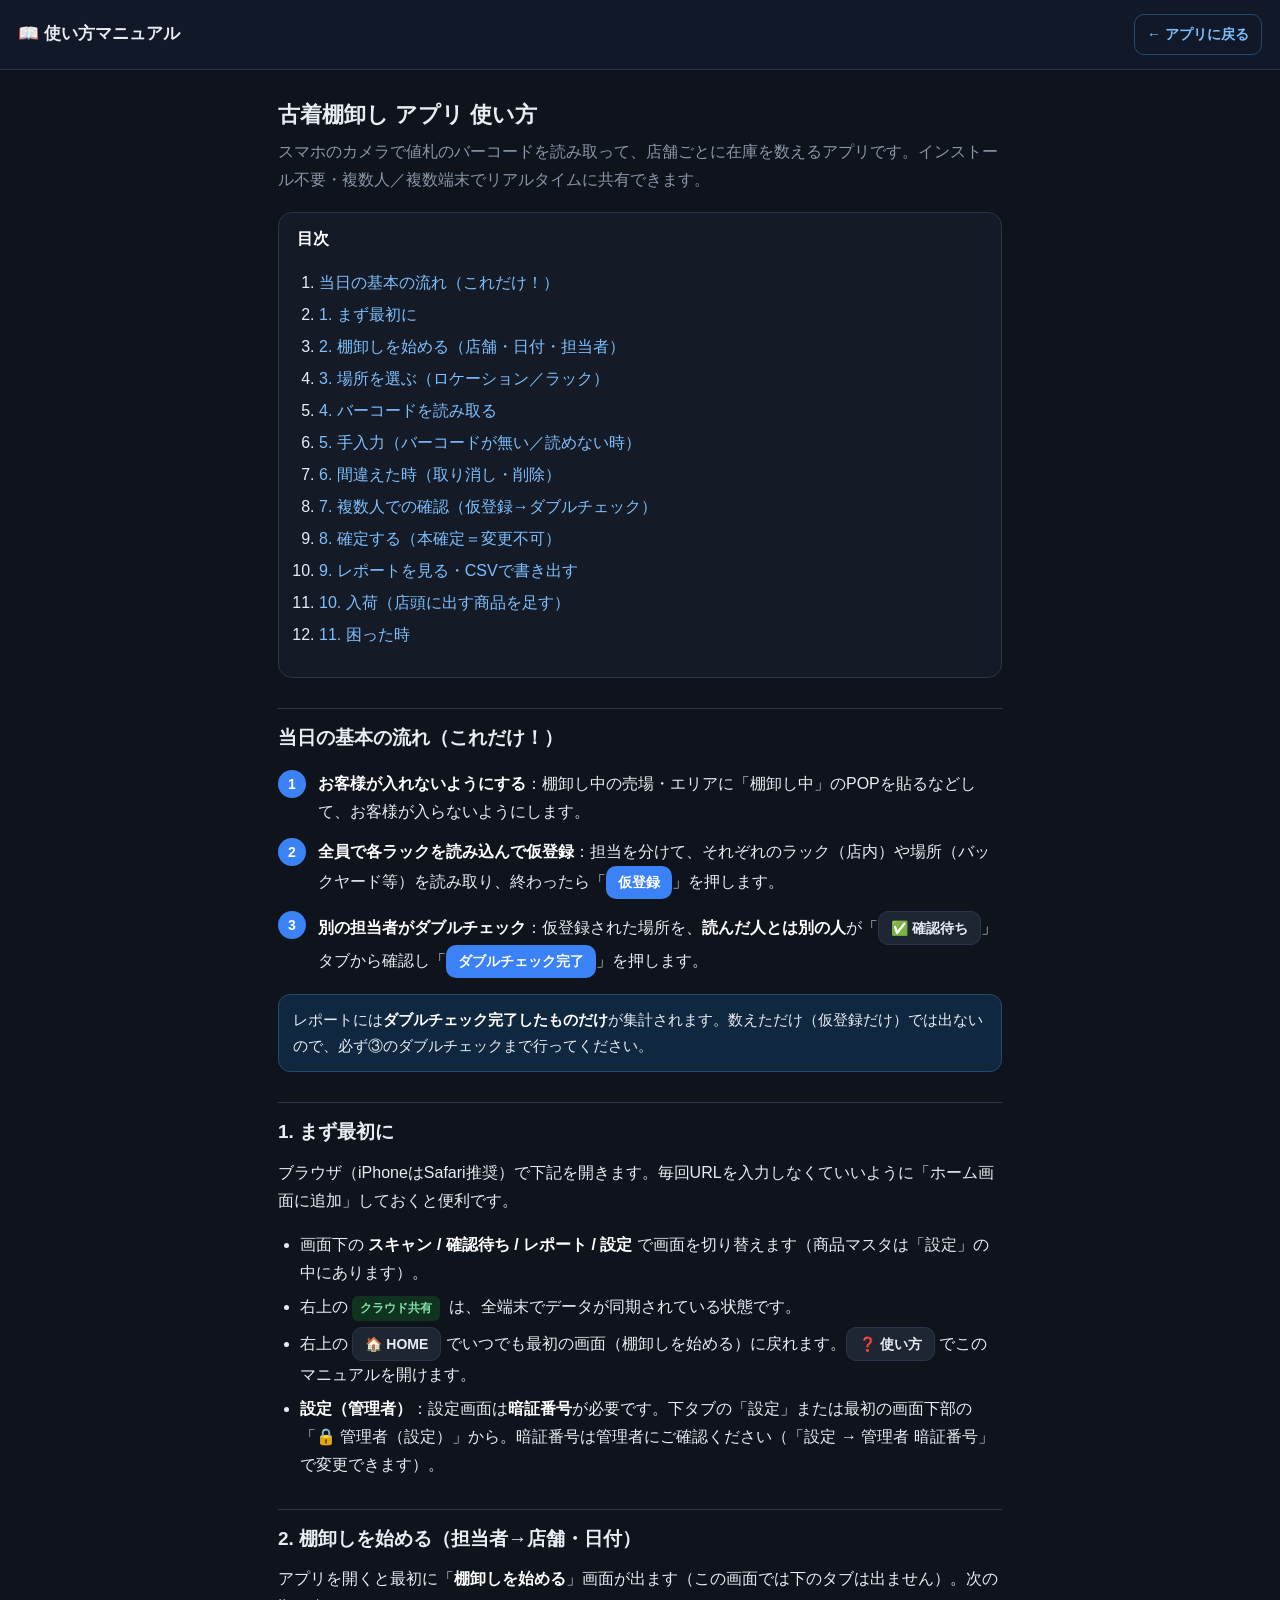
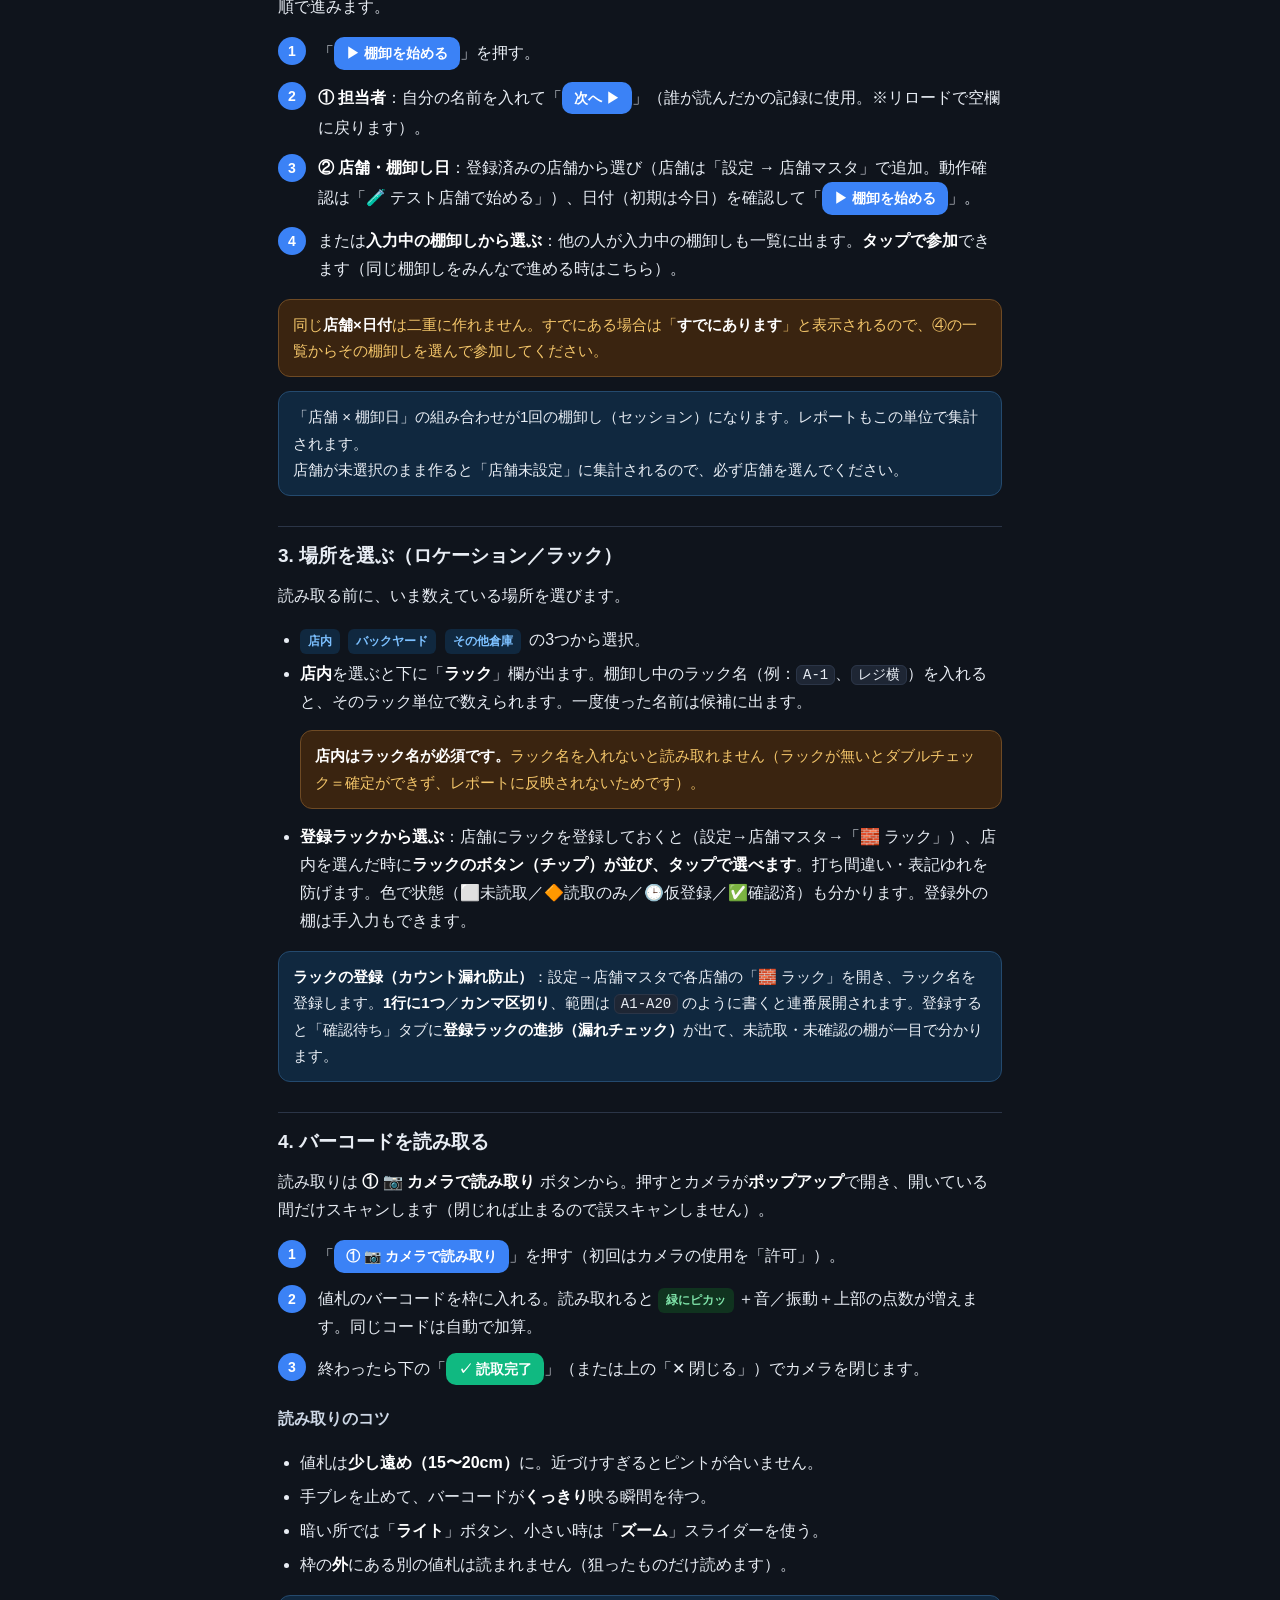
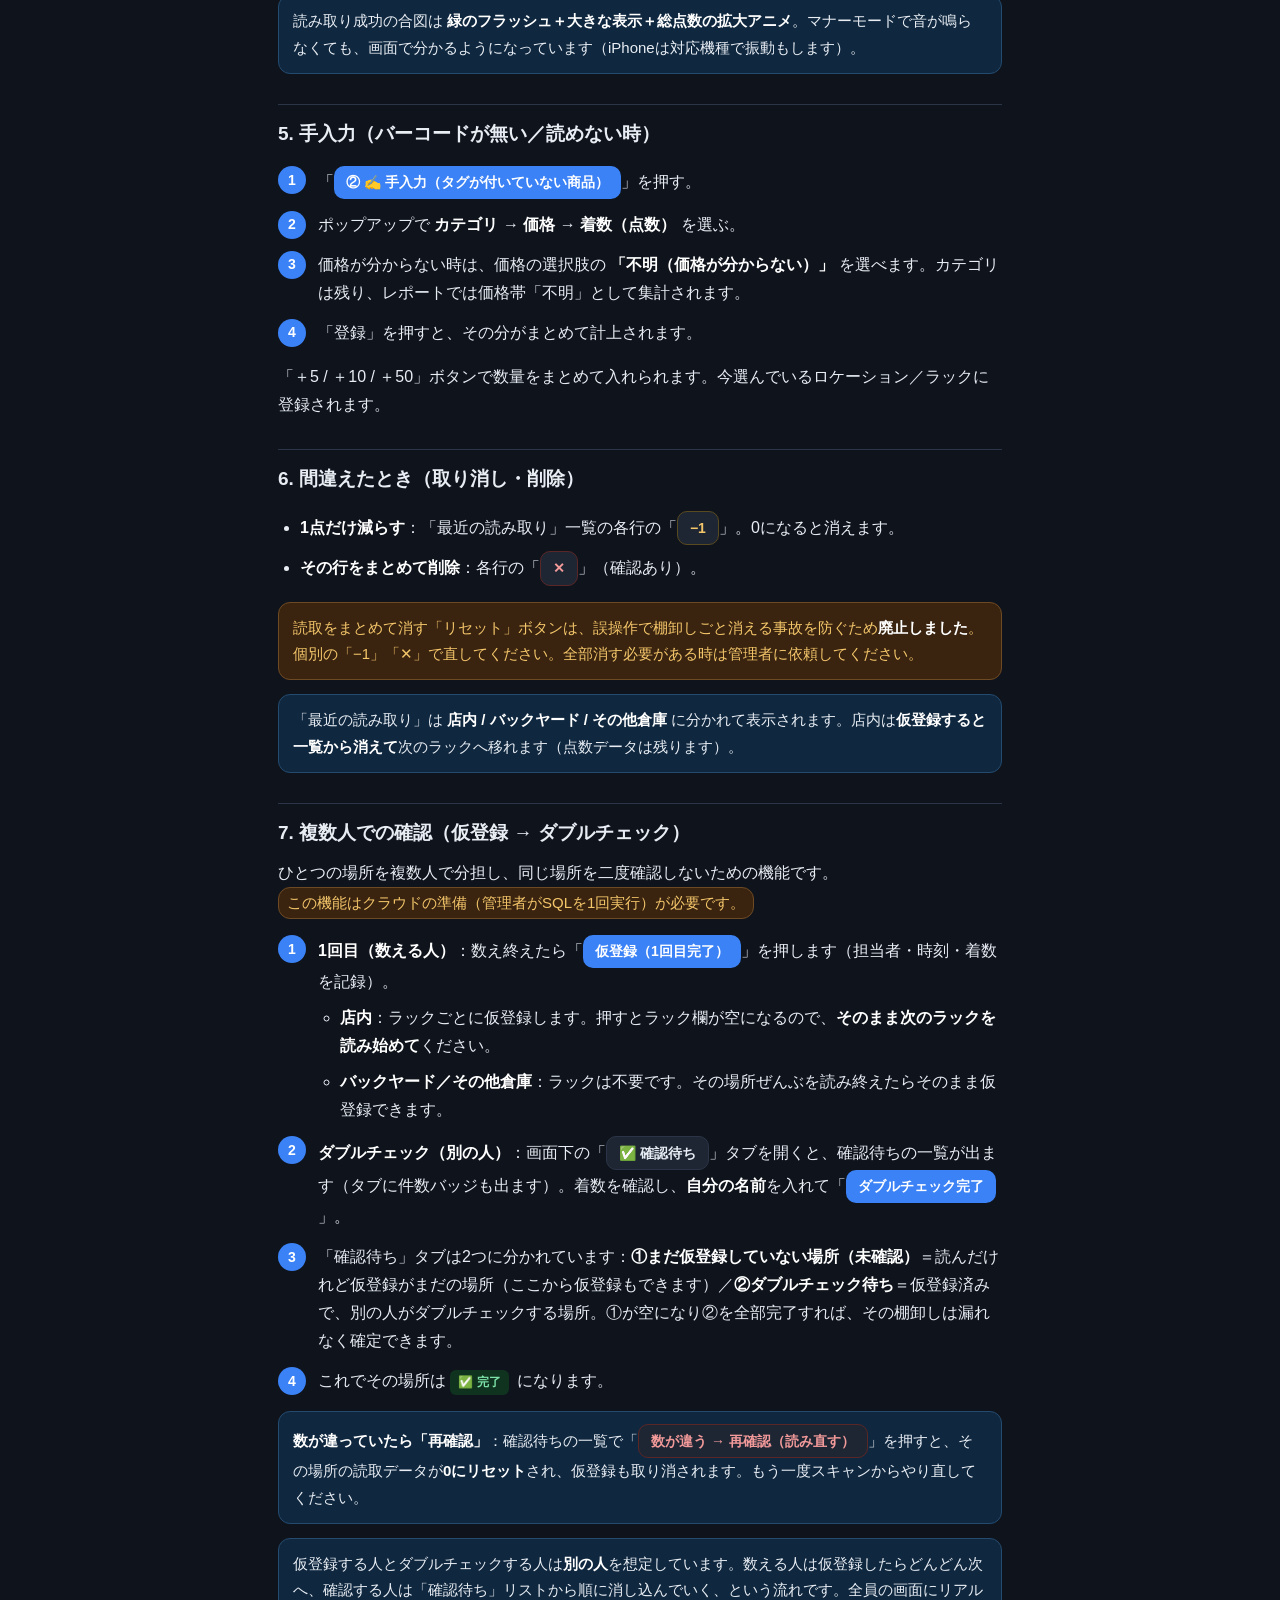
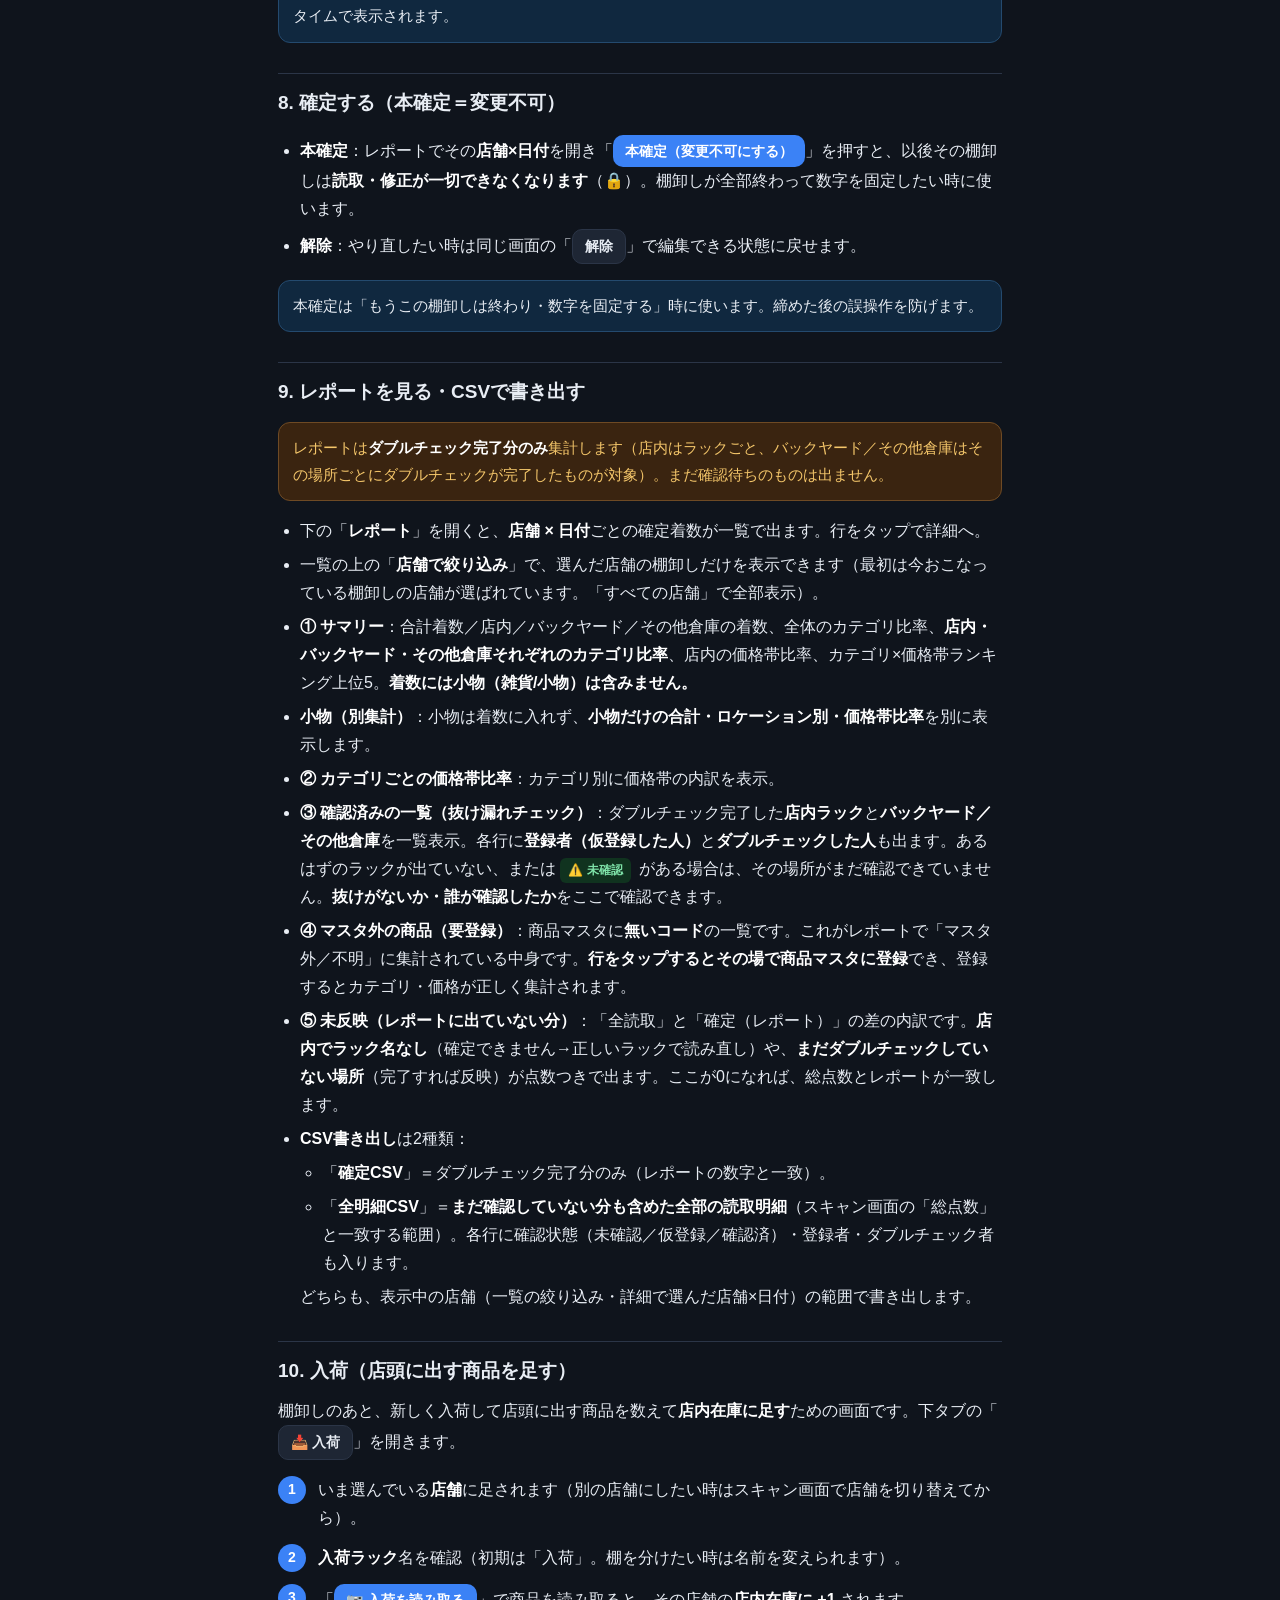
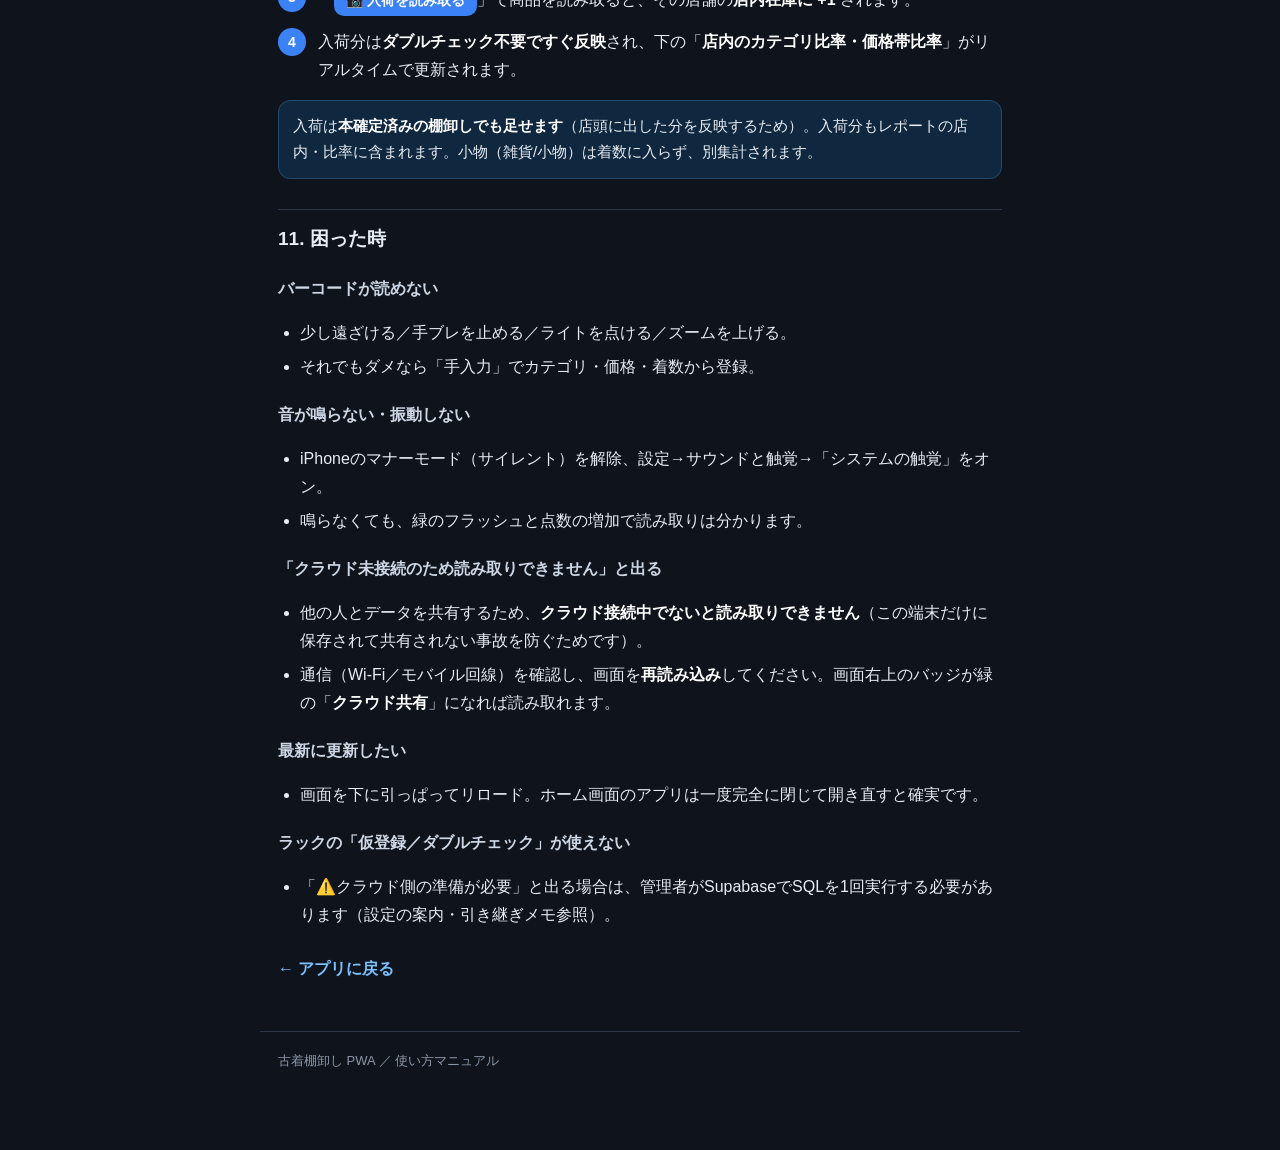
<file: manual.html>
<!doctype html>
<html lang="ja">
<head>
<meta charset="utf-8" />
<meta name="viewport" content="width=device-width, initial-scale=1, viewport-fit=cover" />
<meta name="theme-color" content="#111827" />
<title>使い方マニュアル｜古着棚卸し</title>
<style>
  :root{
    --bg:#0f141c; --surface:#151b26; --surface-2:#1e2634; --line:#2b3547;
    --text:#e8edf4; --muted:#8b96a8; --accent:#3b82f6; --ok:#10b981; --warn:#f59e0b; --danger:#ef4444;
  }
  *{box-sizing:border-box}
  body{margin:0;background:var(--bg);color:var(--text);
    font-family:-apple-system,BlinkMacSystemFont,"Hiragino Kaku Gothic ProN","Noto Sans JP",sans-serif;
    line-height:1.75;font-size:16px;padding-bottom:60px}
  header{position:sticky;top:0;z-index:5;background:#111827;border-bottom:1px solid var(--line);
    padding:14px 18px;padding-top:calc(14px + env(safe-area-inset-top, 0px));
    display:flex;align-items:center;justify-content:space-between;gap:10px}
  header .t{font-weight:800;font-size:17px}
  header a{color:#7cc0ff;text-decoration:none;font-weight:700;font-size:14px;
    border:1px solid #244a6e;border-radius:10px;padding:7px 12px;white-space:nowrap}
  main{max-width:760px;margin:0 auto;padding:18px}
  h1{font-size:22px;margin:8px 0 4px}
  .lead{color:var(--muted);margin:0 0 18px}
  h2{font-size:19px;margin:30px 0 10px;padding-top:12px;border-top:1px solid var(--line)}
  h3{font-size:16px;margin:20px 0 6px;color:#cdd7e5}
  p,li{margin:6px 0}
  ul,ol{padding-left:22px}
  ol li{margin:8px 0}
  code,.kbd{background:var(--surface-2);border:1px solid var(--line);border-radius:6px;padding:1px 6px;font-size:14px}
  .card{background:var(--surface);border:1px solid var(--line);border-radius:14px;padding:14px 16px;margin:14px 0}
  .steps{counter-reset:s;list-style:none;padding-left:0}
  .steps>li{counter-increment:s;position:relative;padding-left:40px;margin:12px 0}
  .steps>li::before{content:counter(s);position:absolute;left:0;top:0;
    width:28px;height:28px;border-radius:50%;background:var(--accent);color:#fff;
    display:flex;align-items:center;justify-content:center;font-weight:800;font-size:14px}
  .tag{display:inline-block;font-size:12px;font-weight:700;border-radius:6px;padding:2px 8px;margin-right:4px}
  .t-ok{background:#10331f;color:#7ee2a8}
  .t-prov{background:#3a2e12;color:#f4c66a}
  .t-final{background:#10331f;color:#7ee2a8}
  .t-loc{background:#10283f;color:#7cc0ff}
  .note{background:#10283f;border:1px solid #244a6e;border-radius:12px;padding:12px 14px;margin:14px 0;font-size:15px}
  .warn{background:#3a2410;border:1px solid #6e4a24;border-radius:12px;padding:12px 14px;margin:14px 0;font-size:15px;color:#f4c66a}
  .toc{background:var(--surface);border:1px solid var(--line);border-radius:14px;padding:12px 18px;margin:14px 0}
  .toc a{color:#7cc0ff;text-decoration:none}
  .toc li{margin:4px 0}
  b{color:#fff}
  .btn-demo{display:inline-block;font-weight:700;border-radius:10px;padding:4px 12px;font-size:14px}
  .demo-primary{background:var(--accent);color:#fff}
  .demo-ghost{background:var(--surface-2);border:1px solid var(--line);color:var(--text)}
  .demo-amber{background:var(--surface-2);border:1px solid #5a4a20;color:#f4c66a}
  .demo-red{background:var(--surface-2);border:1px solid #5a2626;color:#f39a9a}
  footer{max-width:760px;margin:24px auto 0;padding:18px;color:var(--muted);font-size:13px;border-top:1px solid var(--line)}
</style>
</head>
<body>
<header>
  <span class="t">📖 使い方マニュアル</span>
  <a href="index.html">← アプリに戻る</a>
</header>

<main>
  <h1>古着棚卸し アプリ 使い方</h1>
  <p class="lead">スマホのカメラで値札のバーコードを読み取って、店舗ごとに在庫を数えるアプリです。インストール不要・複数人／複数端末でリアルタイムに共有できます。</p>

  <div class="toc">
    <b>目次</b>
    <ol>
      <li><a href="#flow">当日の基本の流れ（これだけ！）</a></li>
      <li><a href="#start">1. まず最初に</a></li>
      <li><a href="#session">2. 棚卸しを始める（店舗・日付・担当者）</a></li>
      <li><a href="#loc">3. 場所を選ぶ（ロケーション／ラック）</a></li>
      <li><a href="#scan">4. バーコードを読み取る</a></li>
      <li><a href="#manual">5. 手入力（バーコードが無い／読めない時）</a></li>
      <li><a href="#fix">6. 間違えた時（取り消し・削除）</a></li>
      <li><a href="#double">7. 複数人での確認（仮登録→ダブルチェック）</a></li>
      <li><a href="#confirm">8. 確定する（本確定＝変更不可）</a></li>
      <li><a href="#report">9. レポートを見る・CSVで書き出す</a></li>
      <li><a href="#receiving">10. 入荷（店頭に出す商品を足す）</a></li>
      <li><a href="#trouble">11. 困った時</a></li>
    </ol>
  </div>

  <h2 id="flow">当日の基本の流れ（これだけ！）</h2>
  <ol class="steps">
    <li><b>お客様が入れないようにする</b>：棚卸し中の売場・エリアに「棚卸し中」のPOPを貼るなどして、お客様が入らないようにします。</li>
    <li><b>全員で各ラックを読み込んで仮登録</b>：担当を分けて、それぞれのラック（店内）や場所（バックヤード等）を読み取り、終わったら「<span class="btn-demo demo-primary">仮登録</span>」を押します。</li>
    <li><b>別の担当者がダブルチェック</b>：仮登録された場所を、<b>読んだ人とは別の人</b>が「<span class="btn-demo demo-ghost">✅ 確認待ち</span>」タブから確認し「<span class="btn-demo demo-primary">ダブルチェック完了</span>」を押します。</li>
  </ol>
  <div class="note">レポートには<b>ダブルチェック完了したものだけ</b>が集計されます。数えただけ（仮登録だけ）では出ないので、必ず③のダブルチェックまで行ってください。</div>

  <h2 id="start">1. まず最初に</h2>
  <p>ブラウザ（iPhoneはSafari推奨）で下記を開きます。毎回URLを入力しなくていいように「ホーム画面に追加」しておくと便利です。</p>
  <ul>
    <li>画面下の <b>スキャン / 確認待ち / レポート / 設定</b> で画面を切り替えます（商品マスタは「設定」の中にあります）。</li>
    <li>右上の <span class="t-ok tag">クラウド共有</span> は、全端末でデータが同期されている状態です。</li>
    <li>右上の <span class="btn-demo demo-ghost">🏠 HOME</span> でいつでも最初の画面（棚卸しを始める）に戻れます。<span class="btn-demo demo-ghost">❓ 使い方</span> でこのマニュアルを開けます。</li>
    <li><b>設定（管理者）</b>：設定画面は<b>暗証番号</b>が必要です。下タブの「設定」または最初の画面下部の「🔒 管理者（設定）」から。暗証番号は管理者にご確認ください（「設定 → 管理者 暗証番号」で変更できます）。</li>
  </ul>

  <h2 id="session">2. 棚卸しを始める（担当者→店舗・日付）</h2>
  <p>アプリを開くと最初に「<b>棚卸しを始める</b>」画面が出ます（この画面では下のタブは出ません）。次の順で進みます。</p>
  <ol class="steps">
    <li>「<span class="btn-demo demo-primary">▶ 棚卸を始める</span>」を押す。</li>
    <li><b>① 担当者</b>：自分の名前を入れて「<span class="btn-demo demo-primary">次へ ▶</span>」（誰が読んだかの記録に使用。※リロードで空欄に戻ります）。</li>
    <li><b>② 店舗・棚卸し日</b>：登録済みの店舗から選び（店舗は「設定 → 店舗マスタ」で追加。動作確認は「🧪 テスト店舗で始める」）、日付（初期は今日）を確認して「<span class="btn-demo demo-primary">▶ 棚卸を始める</span>」。</li>
    <li>または<b>入力中の棚卸しから選ぶ</b>：他の人が入力中の棚卸しも一覧に出ます。<b>タップで参加</b>できます（同じ棚卸しをみんなで進める時はこちら）。</li>
  </ol>
  <div class="warn">同じ<b>店舗×日付</b>は二重に作れません。すでにある場合は「<b>すでにあります</b>」と表示されるので、④の一覧からその棚卸しを選んで参加してください。</div>
  <div class="note">「店舗 × 棚卸日」の組み合わせが1回の棚卸し（セッション）になります。レポートもこの単位で集計されます。<br>店舗が未選択のまま作ると「店舗未設定」に集計されるので、必ず店舗を選んでください。</div>

  <h2 id="loc">3. 場所を選ぶ（ロケーション／ラック）</h2>
  <p>読み取る前に、いま数えている場所を選びます。</p>
  <ul>
    <li><span class="t-loc tag">店内</span> <span class="t-loc tag">バックヤード</span> <span class="t-loc tag">その他倉庫</span> の3つから選択。</li>
    <li><b>店内</b>を選ぶと下に「<b>ラック</b>」欄が出ます。棚卸し中のラック名（例：<code>A-1</code>、<code>レジ横</code>）を入れると、そのラック単位で数えられます。一度使った名前は候補に出ます。</li>
    <li class="warn" style="list-style:none"><b>店内はラック名が必須です。</b>ラック名を入れないと読み取れません（ラックが無いとダブルチェック＝確定ができず、レポートに反映されないためです）。</li>
    <li><b>登録ラックから選ぶ</b>：店舗にラックを登録しておくと（設定→店舗マスタ→「🧱 ラック」）、店内を選んだ時に<b>ラックのボタン（チップ）が並び、タップで選べます</b>。打ち間違い・表記ゆれを防げます。色で状態（⬜未読取／🔶読取のみ／🕒仮登録／✅確認済）も分かります。登録外の棚は手入力もできます。</li>
  </ul>
  <div class="note"><b>ラックの登録（カウント漏れ防止）</b>：設定→店舗マスタで各店舗の「🧱 ラック」を開き、ラック名を登録します。<b>1行に1つ</b>／<b>カンマ区切り</b>、範囲は <code>A1-A20</code> のように書くと連番展開されます。登録すると「確認待ち」タブに<b>登録ラックの進捗（漏れチェック）</b>が出て、未読取・未確認の棚が一目で分かります。</div>

  <h2 id="scan">4. バーコードを読み取る</h2>
  <p>読み取りは <b>① 📷 カメラで読み取り</b> ボタンから。押すとカメラが<b>ポップアップ</b>で開き、開いている間だけスキャンします（閉じれば止まるので誤スキャンしません）。</p>
  <ol class="steps">
    <li>「<span class="btn-demo demo-primary">① 📷 カメラで読み取り</span>」を押す（初回はカメラの使用を「許可」）。</li>
    <li>値札のバーコードを枠に入れる。読み取れると <span class="t-ok tag">緑にピカッ</span>＋音／振動＋上部の点数が増えます。同じコードは自動で加算。</li>
    <li>終わったら下の「<span class="btn-demo" style="background:#10b981;color:#fff">✓ 読取完了</span>」（または上の「✕ 閉じる」）でカメラを閉じます。</li>
  </ol>
  <h3>読み取りのコツ</h3>
  <ul>
    <li>値札は<b>少し遠め（15〜20cm）</b>に。近づけすぎるとピントが合いません。</li>
    <li>手ブレを止めて、バーコードが<b>くっきり</b>映る瞬間を待つ。</li>
    <li>暗い所では「<b>ライト</b>」ボタン、小さい時は「<b>ズーム</b>」スライダーを使う。</li>
    <li>枠の<b>外</b>にある別の値札は読まれません（狙ったものだけ読めます）。</li>
  </ul>
  <div class="note">読み取り成功の合図は <b>緑のフラッシュ＋大きな表示＋総点数の拡大アニメ</b>。マナーモードで音が鳴らなくても、画面で分かるようになっています（iPhoneは対応機種で振動もします）。</div>

  <h2 id="manual">5. 手入力（バーコードが無い／読めない時）</h2>
  <ol class="steps">
    <li>「<span class="btn-demo demo-primary">② ✍️ 手入力（タグが付いていない商品）</span>」を押す。</li>
    <li>ポップアップで <b>カテゴリ</b> → <b>価格</b> → <b>着数（点数）</b> を選ぶ。</li>
    <li>価格が分からない時は、価格の選択肢の <b>「不明（価格が分からない）」</b> を選べます。カテゴリは残り、レポートでは価格帯「不明」として集計されます。</li>
    <li>「登録」を押すと、その分がまとめて計上されます。</li>
  </ol>
  <p>「＋5 / ＋10 / ＋50」ボタンで数量をまとめて入れられます。今選んでいるロケーション／ラックに登録されます。</p>

  <h2 id="fix">6. 間違えたとき（取り消し・削除）</h2>
  <ul>
    <li><b>1点だけ減らす</b>：「最近の読み取り」一覧の各行の「<span class="btn-demo demo-amber">−1</span>」。0になると消えます。</li>
    <li><b>その行をまとめて削除</b>：各行の「<span class="btn-demo demo-red">✕</span>」（確認あり）。</li>
  </ul>
  <div class="warn">読取をまとめて消す「リセット」ボタンは、誤操作で棚卸しごと消える事故を防ぐため<b>廃止しました</b>。個別の「−1」「✕」で直してください。全部消す必要がある時は管理者に依頼してください。</div>
  <div class="note">「最近の読み取り」は <b>店内 / バックヤード / その他倉庫</b> に分かれて表示されます。店内は<b>仮登録すると一覧から消えて</b>次のラックへ移れます（点数データは残ります）。</div>

  <h2 id="double">7. 複数人での確認（仮登録 → ダブルチェック）</h2>
  <p>ひとつの場所を複数人で分担し、同じ場所を二度確認しないための機能です。<span class="warn" style="display:inline-block;padding:2px 8px;margin:0">この機能はクラウドの準備（管理者がSQLを1回実行）が必要です。</span></p>
  <ol class="steps">
    <li><b>1回目（数える人）</b>：数え終えたら「<span class="btn-demo demo-primary">仮登録（1回目完了）</span>」を押します（担当者・時刻・着数を記録）。
      <ul>
        <li><b>店内</b>：ラックごとに仮登録します。押すとラック欄が空になるので、<b>そのまま次のラックを読み始めて</b>ください。</li>
        <li><b>バックヤード／その他倉庫</b>：ラックは不要です。その場所ぜんぶを読み終えたらそのまま仮登録できます。</li>
      </ul>
    </li>
    <li><b>ダブルチェック（別の人）</b>：画面下の「<span class="btn-demo demo-ghost">✅ 確認待ち</span>」タブを開くと、確認待ちの一覧が出ます（タブに件数バッジも出ます）。着数を確認し、<b>自分の名前</b>を入れて「<span class="btn-demo demo-primary">ダブルチェック完了</span>」。</li>
    <li>「確認待ち」タブは2つに分かれています：<b>①まだ仮登録していない場所（未確認）</b>＝読んだけれど仮登録がまだの場所（ここから仮登録もできます）／<b>②ダブルチェック待ち</b>＝仮登録済みで、別の人がダブルチェックする場所。①が空になり②を全部完了すれば、その棚卸しは漏れなく確定できます。</li>
    <li>これでその場所は <span class="t-final tag">✅ 完了</span> になります。</li>
  </ol>
  <div class="note"><b>数が違っていたら「再確認」</b>：確認待ちの一覧で「<span class="btn-demo demo-red">数が違う → 再確認（読み直す）</span>」を押すと、その場所の読取データが<b>0にリセット</b>され、仮登録も取り消されます。もう一度スキャンからやり直してください。</div>
  <div class="note">仮登録する人とダブルチェックする人は<b>別の人</b>を想定しています。数える人は仮登録したらどんどん次へ、確認する人は「確認待ち」リストから順に消し込んでいく、という流れです。全員の画面にリアルタイムで表示されます。</div>

  <h2 id="confirm">8. 確定する（本確定＝変更不可）</h2>
  <ul>
    <li><b>本確定</b>：レポートでその<b>店舗×日付</b>を開き「<span class="btn-demo demo-primary">本確定（変更不可にする）</span>」を押すと、以後その棚卸しは<b>読取・修正が一切できなくなります</b>（🔒）。棚卸しが全部終わって数字を固定したい時に使います。</li>
    <li><b>解除</b>：やり直したい時は同じ画面の「<span class="btn-demo demo-ghost">解除</span>」で編集できる状態に戻せます。</li>
  </ul>
  <div class="note">本確定は「もうこの棚卸しは終わり・数字を固定する」時に使います。締めた後の誤操作を防げます。</div>

  <h2 id="report">9. レポートを見る・CSVで書き出す</h2>
  <div class="warn">レポートは<b>ダブルチェック完了分のみ</b>集計します（店内はラックごと、バックヤード／その他倉庫はその場所ごとにダブルチェックが完了したものが対象）。まだ確認待ちのものは出ません。</div>
  <ul>
    <li>下の「<b>レポート</b>」を開くと、<b>店舗 × 日付</b>ごとの確定着数が一覧で出ます。行をタップで詳細へ。</li>
    <li>一覧の上の「<b>店舗で絞り込み</b>」で、選んだ店舗の棚卸しだけを表示できます（最初は今おこなっている棚卸しの店舗が選ばれています。「すべての店舗」で全部表示）。</li>
    <li><b>① サマリー</b>：合計着数／店内／バックヤード／その他倉庫の着数、全体のカテゴリ比率、<b>店内・バックヤード・その他倉庫それぞれのカテゴリ比率</b>、店内の価格帯比率、カテゴリ×価格帯ランキング上位5。<b>着数には小物（雑貨/小物）は含みません。</b></li>
    <li><b>小物（別集計）</b>：小物は着数に入れず、<b>小物だけの合計・ロケーション別・価格帯比率</b>を別に表示します。</li>
    <li><b>② カテゴリごとの価格帯比率</b>：カテゴリ別に価格帯の内訳を表示。</li>
    <li><b>③ 確認済みの一覧（抜け漏れチェック）</b>：ダブルチェック完了した<b>店内ラック</b>と<b>バックヤード／その他倉庫</b>を一覧表示。各行に<b>登録者（仮登録した人）</b>と<b>ダブルチェックした人</b>も出ます。あるはずのラックが出ていない、または <span class="t-final tag">⚠️ 未確認</span> がある場合は、その場所がまだ確認できていません。<b>抜けがないか・誰が確認したか</b>をここで確認できます。</li>
    <li><b>④ マスタ外の商品（要登録）</b>：商品マスタに<b>無いコード</b>の一覧です。これがレポートで「マスタ外／不明」に集計されている中身です。<b>行をタップするとその場で商品マスタに登録</b>でき、登録するとカテゴリ・価格が正しく集計されます。</li>
    <li><b>⑤ 未反映（レポートに出ていない分）</b>：「全読取」と「確定（レポート）」の差の内訳です。<b>店内でラック名なし</b>（確定できません→正しいラックで読み直し）や、<b>まだダブルチェックしていない場所</b>（完了すれば反映）が点数つきで出ます。ここが0になれば、総点数とレポートが一致します。</li>
    <li><b>CSV書き出し</b>は2種類：
      <ul>
        <li>「<b>確定CSV</b>」＝ダブルチェック完了分のみ（レポートの数字と一致）。</li>
        <li>「<b>全明細CSV</b>」＝<b>まだ確認していない分も含めた全部の読取明細</b>（スキャン画面の「総点数」と一致する範囲）。各行に確認状態（未確認／仮登録／確認済）・登録者・ダブルチェック者も入ります。</li>
      </ul>
      どちらも、表示中の店舗（一覧の絞り込み・詳細で選んだ店舗×日付）の範囲で書き出します。</li>
  </ul>

  <h2 id="receiving">10. 入荷（店頭に出す商品を足す）</h2>
  <p>棚卸しのあと、新しく入荷して店頭に出す商品を数えて<b>店内在庫に足す</b>ための画面です。下タブの「<span class="btn-demo demo-ghost">📥 入荷</span>」を開きます。</p>
  <ol class="steps">
    <li>いま選んでいる<b>店舗</b>に足されます（別の店舗にしたい時はスキャン画面で店舗を切り替えてから）。</li>
    <li><b>入荷ラック</b>名を確認（初期は「入荷」。棚を分けたい時は名前を変えられます）。</li>
    <li>「<span class="btn-demo demo-primary">📷 入荷を読み取る</span>」で商品を読み取ると、その店舗の<b>店内在庫に +1</b> されます。</li>
    <li>入荷分は<b>ダブルチェック不要ですぐ反映</b>され、下の「<b>店内のカテゴリ比率・価格帯比率</b>」がリアルタイムで更新されます。</li>
  </ol>
  <div class="note">入荷は<b>本確定済みの棚卸しでも足せます</b>（店頭に出した分を反映するため）。入荷分もレポートの店内・比率に含まれます。小物（雑貨/小物）は着数に入らず、別集計されます。</div>

  <h2 id="trouble">11. 困った時</h2>
  <h3>バーコードが読めない</h3>
  <ul>
    <li>少し遠ざける／手ブレを止める／ライトを点ける／ズームを上げる。</li>
    <li>それでもダメなら「手入力」でカテゴリ・価格・着数から登録。</li>
  </ul>
  <h3>音が鳴らない・振動しない</h3>
  <ul>
    <li>iPhoneのマナーモード（サイレント）を解除、設定→サウンドと触覚→「システムの触覚」をオン。</li>
    <li>鳴らなくても、緑のフラッシュと点数の増加で読み取りは分かります。</li>
  </ul>
  <h3>「クラウド未接続のため読み取りできません」と出る</h3>
  <ul>
    <li>他の人とデータを共有するため、<b>クラウド接続中でないと読み取りできません</b>（この端末だけに保存されて共有されない事故を防ぐためです）。</li>
    <li>通信（Wi-Fi／モバイル回線）を確認し、画面を<b>再読み込み</b>してください。画面右上のバッジが緑の「<b>クラウド共有</b>」になれば読み取れます。</li>
  </ul>
  <h3>最新に更新したい</h3>
  <ul>
    <li>画面を下に引っぱってリロード。ホーム画面のアプリは一度完全に閉じて開き直すと確実です。</li>
  </ul>
  <h3>ラックの「仮登録／ダブルチェック」が使えない</h3>
  <ul>
    <li>「⚠️クラウド側の準備が必要」と出る場合は、管理者がSupabaseでSQLを1回実行する必要があります（設定の案内・引き継ぎメモ参照）。</li>
  </ul>

  <p style="margin-top:26px"><a href="index.html" style="color:#7cc0ff;font-weight:700;text-decoration:none">← アプリに戻る</a></p>
</main>

<footer>
  古着棚卸し PWA ／ 使い方マニュアル
</footer>
</body>
</html>
</file>
